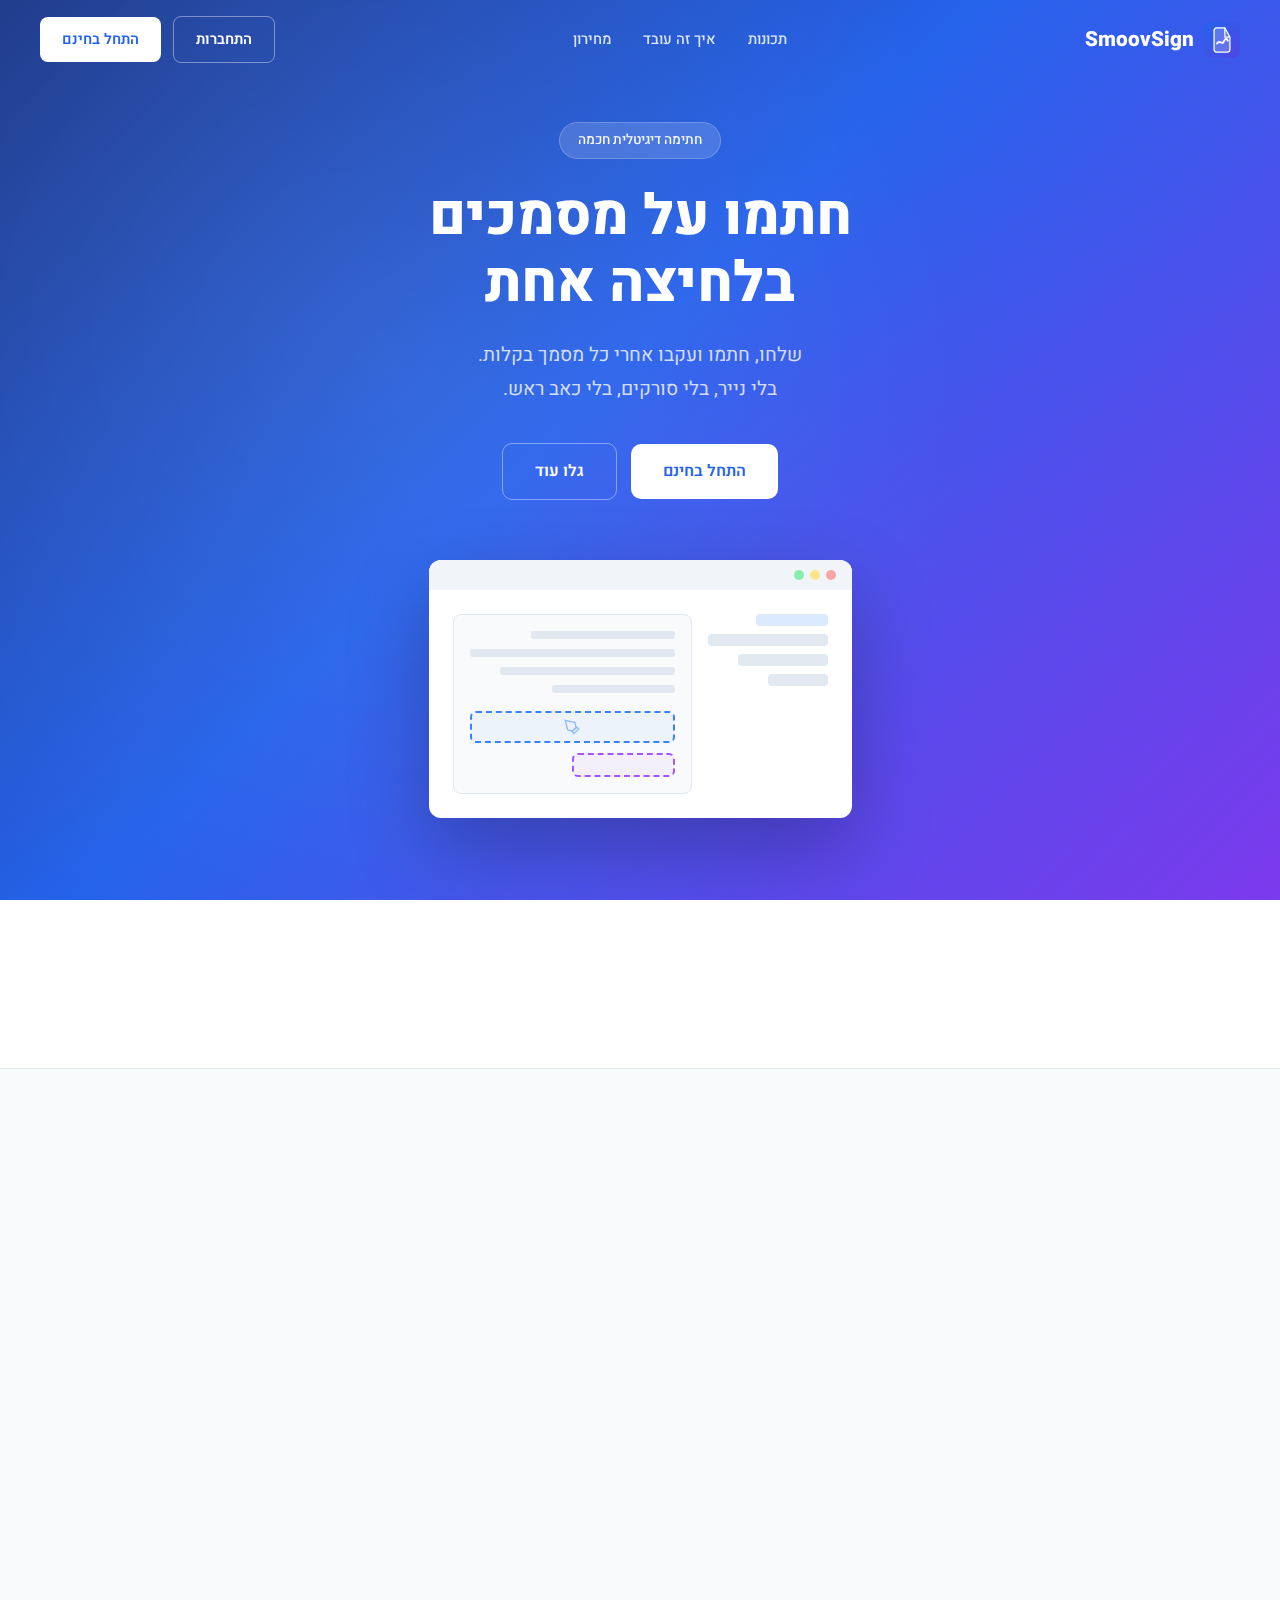
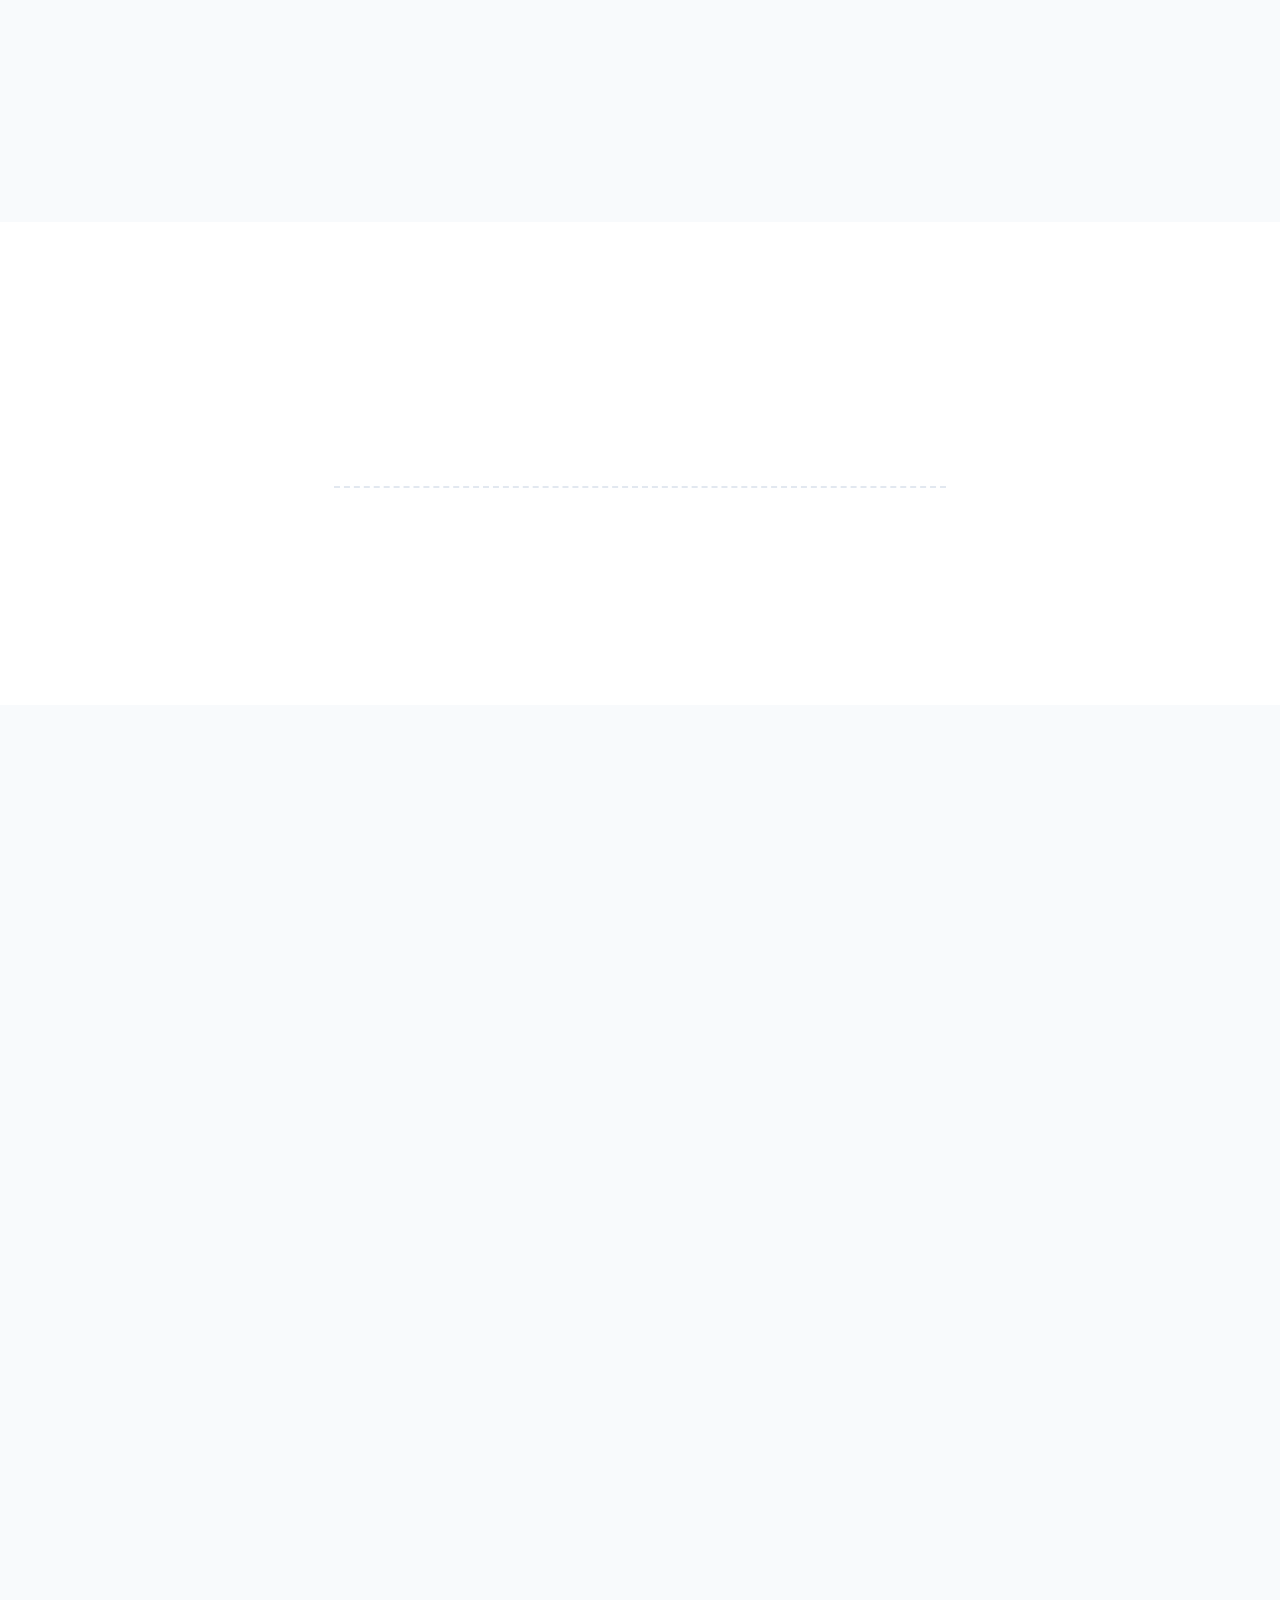
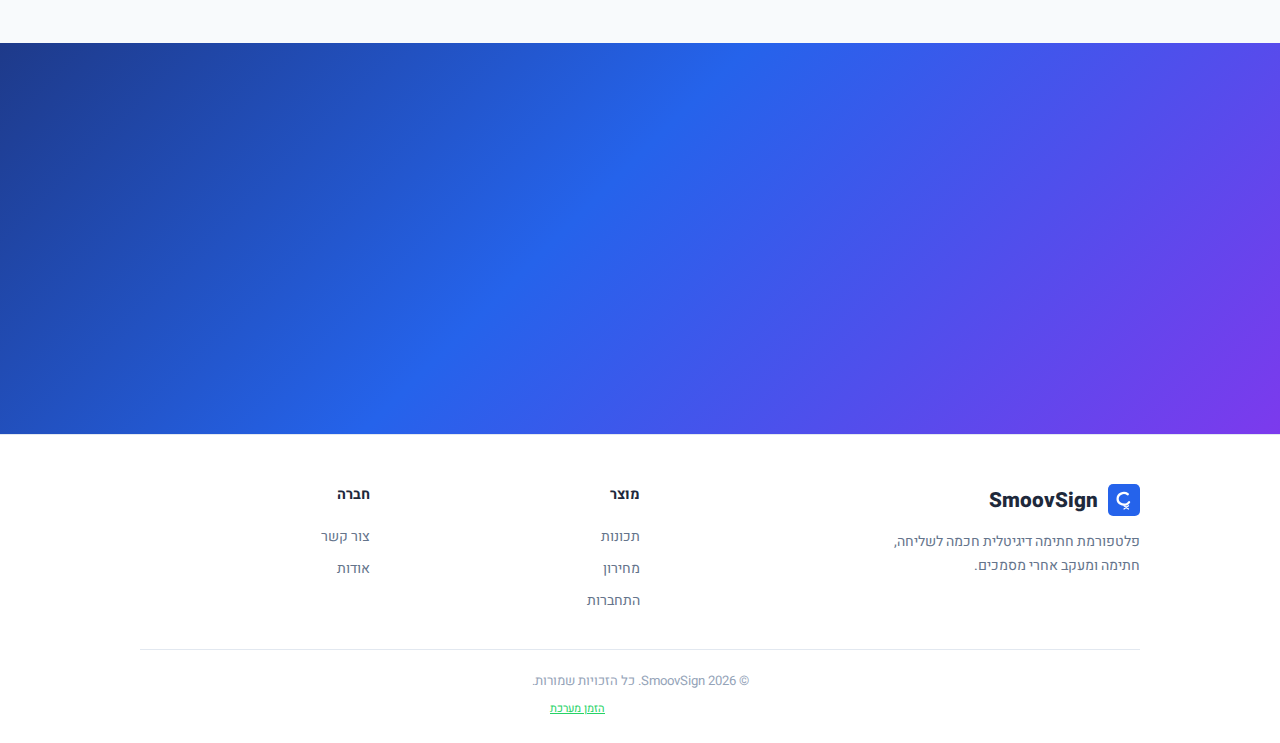
<file: index.html>
<!DOCTYPE html>
<html lang="he" dir="rtl">
<head>
    <meta charset="UTF-8">
    <meta name="viewport" content="width=device-width, initial-scale=1.0">
    <title>SmoovSign - חתימה דיגיטלית | חתמו על מסמכים אונליין</title>
    <meta name="description" content="SmoovSign - פלטפורמת חתימה דיגיטלית חכמה. שלחו, חתמו ועקבו אחרי מסמכים בקלות. ללא נייר, ללא סורקים. התחילו בחינם.">
    <meta name="keywords" content="חתימה דיגיטלית, חתימה אלקטרונית, SmoovSign, חתימה על מסמכים">
    <meta property="og:title" content="SmoovSign - חתימה דיגיטלית חכמה">
    <meta property="og:description" content="שלחו, חתמו ועקבו אחרי מסמכים בקלות. התחילו בחינם.">
    <meta property="og:type" content="website">
    <meta property="og:url" content="https://smoovsign.com">
    <meta name="theme-color" content="#2563eb">
    <link rel="icon" type="image/svg+xml" href="data:image/svg+xml,%3Csvg xmlns='http://www.w3.org/2000/svg' viewBox='0 0 100 100'%3E%3Cdefs%3E%3ClinearGradient id='g' x1='0' y1='0' x2='1' y2='1'%3E%3Cstop offset='0' stop-color='%232563eb'/%3E%3Cstop offset='1' stop-color='%234f46e5'/%3E%3C/linearGradient%3E%3C/defs%3E%3Crect width='100' height='100' rx='20' fill='url(%23g)'/%3E%3Cpath d='M58 16H36a8 8 0 00-8 8v52a8 8 0 008 8h28a8 8 0 008-8V42l-14-26z' fill='rgba(255,255,255,0.2)' stroke='white' stroke-width='3.5'/%3E%3Cpolyline points='58 16 58 42 72 42' fill='none' stroke='white' stroke-width='3.5'/%3E%3Cpath d='M36 60c8-12 14 4 18-4s8-14 12-4' stroke='white' stroke-width='5' stroke-linecap='round' fill='none'/%3E%3C/svg%3E">
    <link rel="preconnect" href="https://fonts.googleapis.com">
    <link rel="preconnect" href="https://fonts.gstatic.com" crossorigin>
    <link href="https://fonts.googleapis.com/css2?family=Heebo:wght@300;400;500;600;700;800&display=swap" rel="stylesheet">
    <style>
        *, *::before, *::after { box-sizing: border-box; margin: 0; padding: 0; }

        :root {
            --primary: #2563eb;
            --primary-dark: #1d4ed8;
            --primary-light: #dbeafe;
            --text: #1e293b;
            --text-light: #64748b;
            --text-muted: #94a3b8;
            --bg: #f8fafc;
            --card: #ffffff;
            --border: #e2e8f0;
            --success: #16a34a;
            --radius: 14px;
            --shadow: 0 1px 3px rgba(0,0,0,0.06), 0 1px 2px rgba(0,0,0,0.04);
            --shadow-md: 0 4px 12px rgba(0,0,0,0.08);
            --shadow-lg: 0 12px 40px rgba(0,0,0,0.12);
        }

        html { scroll-behavior: smooth; }

        body {
            font-family: 'Heebo', 'Segoe UI', system-ui, -apple-system, sans-serif;
            color: var(--text);
            background: var(--bg);
            line-height: 1.7;
            text-rendering: optimizeLegibility;
            -webkit-font-smoothing: antialiased;
        }

        /* ==================== NAV ==================== */
        .nav {
            position: fixed;
            top: 0;
            right: 0;
            left: 0;
            z-index: 1000;
            padding: 16px 40px;
            display: flex;
            align-items: center;
            justify-content: space-between;
            transition: all 0.3s ease;
        }
        .nav.scrolled {
            background: rgba(255,255,255,0.92);
            backdrop-filter: blur(12px);
            -webkit-backdrop-filter: blur(12px);
            box-shadow: 0 1px 12px rgba(0,0,0,0.06);
            padding: 10px 40px;
        }
        .nav-logo {
            display: flex;
            align-items: center;
            gap: 10px;
            text-decoration: none;
            color: white;
            font-weight: 800;
            font-size: 1.3rem;
        }
        .nav.scrolled .nav-logo { color: var(--text); }
        .nav.scrolled .nav-logo svg rect { fill: var(--primary); }
        .nav-links {
            display: flex;
            align-items: center;
            gap: 32px;
            list-style: none;
        }
        .nav-links a {
            text-decoration: none;
            color: rgba(255,255,255,0.85);
            font-size: 0.92rem;
            font-weight: 500;
            transition: color 0.2s;
        }
        .nav-links a:hover { color: white; }
        .nav.scrolled .nav-links a { color: var(--text-light); }
        .nav.scrolled .nav-links a:hover { color: var(--text); }
        .nav-actions {
            display: flex;
            align-items: center;
            gap: 12px;
        }
        .btn {
            display: inline-flex;
            align-items: center;
            justify-content: center;
            padding: 10px 22px;
            border-radius: 8px;
            font-size: 0.92rem;
            font-weight: 600;
            text-decoration: none;
            border: none;
            cursor: pointer;
            transition: all 0.2s ease;
        }
        .btn-white {
            background: white;
            color: var(--primary);
        }
        .btn-white:hover { background: #f0f4ff; transform: translateY(-1px); }
        .btn-outline-white {
            background: transparent;
            color: white;
            border: 1.5px solid rgba(255,255,255,0.4);
        }
        .btn-outline-white:hover { border-color: white; background: rgba(255,255,255,0.1); }
        .nav.scrolled .btn-white {
            background: var(--primary);
            color: white;
        }
        .nav.scrolled .btn-white:hover { background: var(--primary-dark); }
        .nav.scrolled .btn-outline-white {
            color: var(--primary);
            border-color: var(--border);
        }
        .nav.scrolled .btn-outline-white:hover { border-color: var(--primary); background: var(--primary-light); }
        .btn-primary {
            background: var(--primary);
            color: white;
        }
        .btn-primary:hover { background: var(--primary-dark); transform: translateY(-1px); box-shadow: 0 4px 16px rgba(37,99,235,0.3); }
        .btn-lg { padding: 14px 32px; font-size: 1rem; border-radius: 10px; }
        .btn-outline {
            background: transparent;
            color: var(--primary);
            border: 1.5px solid var(--border);
        }
        .btn-outline:hover { border-color: var(--primary); background: var(--primary-light); }

        .mobile-toggle {
            display: none;
            background: none;
            border: none;
            cursor: pointer;
            color: white;
            padding: 4px;
        }
        .nav.scrolled .mobile-toggle { color: var(--text); }

        /* ==================== HERO ==================== */
        .hero {
            min-height: 100vh;
            background: linear-gradient(135deg, #1e3a8a 0%, #2563eb 45%, #7c3aed 100%);
            display: flex;
            align-items: center;
            justify-content: center;
            padding: 120px 40px 80px;
            position: relative;
            overflow: hidden;
        }
        .hero::before {
            content: '';
            position: absolute;
            inset: 0;
            background: radial-gradient(circle at 30% 40%, rgba(255,255,255,0.08) 0%, transparent 60%),
                        radial-gradient(circle at 70% 80%, rgba(124,58,237,0.15) 0%, transparent 50%);
        }
        .hero-content {
            position: relative;
            max-width: 700px;
            text-align: center;
        }
        .hero-badge {
            display: inline-block;
            background: rgba(255,255,255,0.15);
            backdrop-filter: blur(8px);
            border: 1px solid rgba(255,255,255,0.2);
            color: white;
            padding: 6px 18px;
            border-radius: 50px;
            font-size: 0.85rem;
            font-weight: 500;
            margin-bottom: 24px;
        }
        .hero h1 {
            font-size: clamp(2.2rem, 5vw, 3.5rem);
            font-weight: 800;
            color: white;
            line-height: 1.2;
            margin-bottom: 20px;
        }
        .hero p {
            font-size: clamp(1rem, 2vw, 1.2rem);
            color: rgba(255,255,255,0.8);
            max-width: 540px;
            margin: 0 auto 36px;
            line-height: 1.8;
        }
        .hero-buttons {
            display: flex;
            align-items: center;
            justify-content: center;
            gap: 14px;
            flex-wrap: wrap;
        }
        .hero-mockup {
            position: relative;
            margin-top: 60px;
            max-width: 600px;
            margin-left: auto;
            margin-right: auto;
        }
        .mockup-frame {
            background: white;
            border-radius: 12px;
            box-shadow: 0 30px 80px rgba(0,0,0,0.25);
            overflow: hidden;
        }
        .mockup-bar {
            background: #f1f5f9;
            padding: 10px 16px;
            display: flex;
            align-items: center;
            gap: 6px;
        }
        .mockup-dot {
            width: 10px;
            height: 10px;
            border-radius: 50%;
            background: #e2e8f0;
        }
        .mockup-dot:first-child { background: #fca5a5; }
        .mockup-dot:nth-child(2) { background: #fde68a; }
        .mockup-dot:nth-child(3) { background: #86efac; }
        .mockup-body {
            padding: 24px;
            min-height: 200px;
            display: flex;
            gap: 16px;
        }
        .mockup-sidebar {
            width: 120px;
            flex-shrink: 0;
            display: flex;
            flex-direction: column;
            gap: 8px;
        }
        .mockup-sidebar-item {
            height: 12px;
            border-radius: 4px;
            background: #e2e8f0;
        }
        .mockup-sidebar-item:first-child { background: var(--primary-light); width: 80%; }
        .mockup-doc {
            flex: 1;
            background: #f8fafc;
            border-radius: 8px;
            border: 1px solid #e2e8f0;
            padding: 16px;
            display: flex;
            flex-direction: column;
            gap: 10px;
        }
        .mockup-line {
            height: 8px;
            border-radius: 3px;
            background: #e2e8f0;
        }
        .mockup-line:nth-child(1) { width: 70%; }
        .mockup-line:nth-child(2) { width: 100%; }
        .mockup-line:nth-child(3) { width: 85%; }
        .mockup-line:nth-child(4) { width: 60%; }
        .mockup-field {
            margin-top: 8px;
            height: 32px;
            border-radius: 6px;
            border: 2px dashed #3b82f6;
            background: rgba(59,130,246,0.06);
            display: flex;
            align-items: center;
            justify-content: center;
        }
        .mockup-field svg { opacity: 0.5; }
        .mockup-field-sm {
            height: 24px;
            width: 50%;
            border-radius: 6px;
            border: 2px dashed #a855f7;
            background: rgba(168,85,247,0.06);
        }

        /* ==================== STATS ==================== */
        .stats {
            background: white;
            border-bottom: 1px solid var(--border);
            padding: 40px;
        }
        .stats-grid {
            max-width: 900px;
            margin: 0 auto;
            display: grid;
            grid-template-columns: repeat(3, 1fr);
            gap: 32px;
            text-align: center;
        }
        .stat-num {
            font-size: 2.2rem;
            font-weight: 800;
            color: var(--primary);
        }
        .stat-label {
            font-size: 0.9rem;
            color: var(--text-light);
            margin-top: 4px;
        }

        /* ==================== SECTIONS (shared) ==================== */
        .section {
            padding: 80px 40px;
        }
        .section-alt { background: white; }
        .section-title {
            text-align: center;
            font-size: clamp(1.5rem, 3vw, 2.2rem);
            font-weight: 800;
            margin-bottom: 12px;
        }
        .section-sub {
            text-align: center;
            color: var(--text-light);
            font-size: 1.05rem;
            max-width: 500px;
            margin: 0 auto 48px;
        }

        /* ==================== FEATURES ==================== */
        .features-grid {
            max-width: 1100px;
            margin: 0 auto;
            display: grid;
            grid-template-columns: repeat(auto-fit, minmax(300px, 1fr));
            gap: 24px;
        }
        .feature-card {
            background: var(--card);
            border: 1px solid var(--border);
            border-radius: var(--radius);
            padding: 28px;
            transition: all 0.25s ease;
        }
        .feature-card:hover {
            transform: translateY(-4px);
            box-shadow: var(--shadow-md);
        }
        .feature-icon {
            width: 48px;
            height: 48px;
            border-radius: 12px;
            background: var(--primary-light);
            display: flex;
            align-items: center;
            justify-content: center;
            margin-bottom: 16px;
            color: var(--primary);
        }
        .feature-card h3 {
            font-size: 1.1rem;
            font-weight: 700;
            margin-bottom: 8px;
        }
        .feature-card p {
            font-size: 0.92rem;
            color: var(--text-light);
            line-height: 1.7;
        }

        /* ==================== HOW IT WORKS ==================== */
        .steps {
            max-width: 900px;
            margin: 0 auto;
            display: grid;
            grid-template-columns: repeat(3, 1fr);
            gap: 40px;
            position: relative;
        }
        .steps::before {
            content: '';
            position: absolute;
            top: 36px;
            right: 16%;
            left: 16%;
            height: 2px;
            border-top: 2px dashed var(--border);
        }
        .step {
            text-align: center;
            position: relative;
        }
        .step-num {
            width: 72px;
            height: 72px;
            border-radius: 50%;
            background: var(--primary);
            color: white;
            display: flex;
            align-items: center;
            justify-content: center;
            font-size: 1.5rem;
            font-weight: 800;
            margin: 0 auto 16px;
            position: relative;
            z-index: 1;
        }
        .step h3 {
            font-size: 1.1rem;
            font-weight: 700;
            margin-bottom: 8px;
        }
        .step p {
            font-size: 0.9rem;
            color: var(--text-light);
            max-width: 240px;
            margin: 0 auto;
        }

        /* ==================== PRICING ==================== */
        .pricing-toggle {
            display: flex;
            align-items: center;
            justify-content: center;
            gap: 12px;
            margin-bottom: 40px;
        }
        .pricing-toggle span {
            font-size: 0.92rem;
            color: var(--text-light);
            font-weight: 500;
        }
        .pricing-toggle span.active { color: var(--text); font-weight: 700; }
        .toggle-switch {
            width: 48px;
            height: 26px;
            background: var(--border);
            border-radius: 13px;
            position: relative;
            cursor: pointer;
            transition: background 0.3s;
        }
        .toggle-switch.on { background: var(--primary); }
        .toggle-switch::after {
            content: '';
            width: 20px;
            height: 20px;
            background: white;
            border-radius: 50%;
            position: absolute;
            top: 3px;
            right: 3px;
            transition: transform 0.3s;
            box-shadow: 0 1px 3px rgba(0,0,0,0.15);
        }
        .toggle-switch.on::after { transform: translateX(-22px); }
        .save-badge {
            background: #dcfce7;
            color: var(--success);
            padding: 2px 10px;
            border-radius: 50px;
            font-size: 0.75rem;
            font-weight: 700;
        }
        .pricing-grid {
            max-width: 1200px;
            margin: 0 auto;
            display: grid;
            grid-template-columns: repeat(4, 1fr);
            gap: 20px;
            align-items: start;
        }
        .price-card {
            background: var(--card);
            border: 1px solid var(--border);
            border-radius: var(--radius);
            padding: 32px 28px;
            text-align: center;
            position: relative;
            transition: all 0.25s ease;
        }
        .price-card:hover {
            transform: translateY(-4px);
            box-shadow: var(--shadow-md);
        }
        .price-card.featured {
            border: 2px solid var(--primary);
            box-shadow: var(--shadow-lg);
            z-index: 1;
            position: relative;
            overflow: visible;
        }
        .price-ribbon {
            position: absolute;
            top: 18px;
            left: -8px;
            background: linear-gradient(135deg, var(--primary), #7c3aed);
            color: white;
            padding: 6px 20px 6px 14px;
            font-size: 0.78rem;
            font-weight: 700;
            transform: rotate(4deg);
            box-shadow: 0 2px 8px rgba(37,99,235,0.3);
            border-radius: 0 4px 4px 0;
        }
        .price-badge {
            position: absolute;
            top: -13px;
            left: 50%;
            transform: translateX(-50%);
            background: var(--primary);
            color: white;
            padding: 4px 16px;
            border-radius: 50px;
            font-size: 0.78rem;
            font-weight: 700;
        }
        .price-name {
            font-size: 1.2rem;
            font-weight: 700;
            margin-bottom: 4px;
        }
        .price-target {
            font-size: 0.85rem;
            color: var(--text-muted);
            margin-bottom: 20px;
        }
        .price-amount {
            font-size: 2.8rem;
            font-weight: 800;
            color: var(--text);
            line-height: 1;
        }
        .price-amount span {
            font-size: 1rem;
            font-weight: 500;
            color: var(--text-muted);
        }
        .price-period {
            font-size: 0.85rem;
            color: var(--text-muted);
            margin-bottom: 24px;
        }
        .price-features {
            list-style: none;
            text-align: right;
            margin-bottom: 28px;
        }
        .price-features li {
            padding: 8px 0;
            font-size: 0.9rem;
            color: var(--text-light);
            display: flex;
            align-items: center;
            gap: 8px;
            border-bottom: 1px solid #f1f5f9;
        }
        .price-features li:last-child { border: none; }
        .price-features .check {
            width: 18px;
            height: 18px;
            border-radius: 50%;
            background: #dcfce7;
            color: var(--success);
            display: flex;
            align-items: center;
            justify-content: center;
            flex-shrink: 0;
        }
        .price-features .dash {
            width: 18px;
            height: 18px;
            border-radius: 50%;
            background: #f1f5f9;
            color: var(--text-muted);
            display: flex;
            align-items: center;
            justify-content: center;
            flex-shrink: 0;
        }
        .price-btn {
            width: 100%;
        }

        /* ==================== FINAL CTA ==================== */
        .cta-section {
            background: linear-gradient(135deg, #1e3a8a 0%, #2563eb 45%, #7c3aed 100%);
            padding: 80px 40px;
            text-align: center;
        }
        .cta-section h2 {
            font-size: clamp(1.5rem, 3vw, 2.2rem);
            font-weight: 800;
            color: white;
            margin-bottom: 12px;
        }
        .cta-section p {
            color: rgba(255,255,255,0.8);
            font-size: 1.05rem;
            margin-bottom: 32px;
        }

        /* ==================== FOOTER ==================== */
        .footer {
            background: white;
            border-top: 1px solid var(--border);
            padding: 48px 40px 24px;
        }
        .footer-grid {
            max-width: 1000px;
            margin: 0 auto;
            display: grid;
            grid-template-columns: 2fr 1fr 1fr;
            gap: 40px;
            margin-bottom: 32px;
        }
        .footer-brand p {
            font-size: 0.88rem;
            color: var(--text-light);
            margin-top: 12px;
            max-width: 280px;
        }
        .footer-col h4 {
            font-size: 0.9rem;
            font-weight: 700;
            margin-bottom: 14px;
        }
        .footer-col a {
            display: block;
            color: var(--text-light);
            text-decoration: none;
            font-size: 0.88rem;
            padding: 4px 0;
            transition: color 0.2s;
        }
        .footer-col a:hover { color: var(--primary); }
        .footer-bottom {
            max-width: 1000px;
            margin: 0 auto;
            padding-top: 20px;
            border-top: 1px solid var(--border);
            text-align: center;
            font-size: 0.82rem;
            color: var(--text-muted);
        }

        /* ==================== ANIMATIONS ==================== */
        .reveal {
            opacity: 0;
            transform: translateY(30px);
            transition: all 0.6s cubic-bezier(0.16, 1, 0.3, 1);
        }
        .reveal.visible {
            opacity: 1;
            transform: translateY(0);
        }

        /* ==================== MOBILE MENU ==================== */
        .mobile-menu {
            display: none;
            position: fixed;
            top: 0;
            right: 0;
            left: 0;
            bottom: 0;
            z-index: 999;
            background: rgba(0,0,0,0.5);
            opacity: 0;
            transition: opacity 0.3s;
            pointer-events: none;
        }
        .mobile-menu.open {
            opacity: 1;
            pointer-events: all;
        }
        .mobile-menu-content {
            background: white;
            width: 280px;
            height: 100%;
            padding: 24px;
            display: flex;
            flex-direction: column;
            gap: 8px;
            transform: translateX(100%);
            transition: transform 0.3s ease;
        }
        .mobile-menu.open .mobile-menu-content {
            transform: translateX(0);
        }
        .mobile-menu-close {
            background: none;
            border: none;
            font-size: 1.5rem;
            cursor: pointer;
            color: var(--text);
            align-self: flex-start;
            padding: 4px;
            margin-bottom: 16px;
        }
        .mobile-menu a {
            display: block;
            text-decoration: none;
            color: var(--text);
            font-size: 1rem;
            font-weight: 500;
            padding: 12px 0;
            border-bottom: 1px solid var(--border);
        }
        .mobile-menu .btn {
            margin-top: 12px;
            text-align: center;
        }

        /* ==================== RESPONSIVE ==================== */
        @media (max-width: 1024px) {
            .hero-mockup { max-width: 480px; }
            .mockup-sidebar { display: none; }
            .pricing-grid { grid-template-columns: repeat(2, 1fr); max-width: 700px; }
        }

        @media (max-width: 768px) {
            .nav { padding: 12px 20px; }
            .nav.scrolled { padding: 10px 20px; }
            .nav-links { display: none; }
            .mobile-toggle { display: block; }
            .mobile-menu { display: block; }

            .hero { padding: 100px 20px 60px; min-height: auto; }
            .hero h1 { font-size: 2rem; }

            .section { padding: 56px 20px; }

            .stats { padding: 28px 20px; }
            .stats-grid { grid-template-columns: repeat(3, 1fr); gap: 16px; }
            .stat-num { font-size: 1.5rem; }

            .features-grid { grid-template-columns: 1fr; max-width: 440px; }

            .steps { grid-template-columns: 1fr; gap: 32px; }
            .steps::before { display: none; }

            .pricing-grid {
                grid-template-columns: 1fr 1fr;
                max-width: 500px;
                margin: 0 auto;
            }
            .price-card.featured .price-ribbon { display: none; }

            .footer-grid { grid-template-columns: 1fr; gap: 24px; }
        }

        @media (max-width: 520px) {
            .pricing-grid { grid-template-columns: 1fr; max-width: 340px; }
        }

        @media (max-width: 400px) {
            .hero h1 { font-size: 1.7rem; }
            .hero-buttons { flex-direction: column; width: 100%; }
            .hero-buttons .btn { width: 100%; }
            .stat-num { font-size: 1.3rem; }
        }
    </style>
</head>
<body>

    <!-- ==================== NAV ==================== -->
    <nav class="nav" id="mainNav">
        <a href="#" class="nav-logo">
            <svg width="36" height="36" viewBox="0 0 100 100">
                <defs><linearGradient id="navLg" x1="0" y1="0" x2="1" y2="1"><stop offset="0" stop-color="#2563eb"/><stop offset="1" stop-color="#4f46e5"/></linearGradient></defs>
                <rect width="100" height="100" rx="20" fill="url(#navLg)"/>
                <path d="M58 16H36a8 8 0 00-8 8v52a8 8 0 008 8h28a8 8 0 008-8V42l-14-26z" fill="rgba(255,255,255,0.2)" stroke="white" stroke-width="3.5"/>
                <polyline points="58 16 58 42 72 42" fill="none" stroke="white" stroke-width="3.5"/>
                <path d="M36 60c8-12 14 4 18-4s8-14 12-4" stroke="white" stroke-width="5" stroke-linecap="round" fill="none"/>
            </svg>
            SmoovSign
        </a>
        <ul class="nav-links">
            <li><a href="#features">תכונות</a></li>
            <li><a href="#how">איך זה עובד</a></li>
            <li><a href="#pricing">מחירון</a></li>
        </ul>
        <div class="nav-actions">
            <a href="app.html" class="btn btn-outline-white hide-mobile">התחברות</a>
            <a href="app.html" class="btn btn-white hide-mobile">התחל בחינם</a>
            <button class="mobile-toggle" id="menuToggle" onclick="openMobileMenu()">
                <svg width="24" height="24" viewBox="0 0 24 24" fill="none" stroke="currentColor" stroke-width="2"><line x1="3" y1="6" x2="21" y2="6"/><line x1="3" y1="12" x2="21" y2="12"/><line x1="3" y1="18" x2="21" y2="18"/></svg>
            </button>
        </div>
    </nav>

    <!-- Mobile Menu -->
    <div class="mobile-menu" id="mobileMenu" onclick="closeMobileMenu()">
        <div class="mobile-menu-content" onclick="event.stopPropagation()">
            <button class="mobile-menu-close" onclick="closeMobileMenu()">&times;</button>
            <a href="#features" onclick="closeMobileMenu()">תכונות</a>
            <a href="#how" onclick="closeMobileMenu()">איך זה עובד</a>
            <a href="#pricing" onclick="closeMobileMenu()">מחירון</a>
            <a href="app.html" class="btn btn-outline" style="margin-top:16px;">התחברות</a>
            <a href="app.html" class="btn btn-primary">התחל בחינם</a>
        </div>
    </div>

    <!-- ==================== HERO ==================== -->
    <section class="hero">
        <div class="hero-content">
            <span class="hero-badge">חתימה דיגיטלית חכמה</span>
            <h1>חתמו על מסמכים<br>בלחיצה אחת</h1>
            <p>שלחו, חתמו ועקבו אחרי כל מסמך בקלות.<br>בלי נייר, בלי סורקים, בלי כאב ראש.</p>
            <div class="hero-buttons">
                <a href="app.html" class="btn btn-white btn-lg">התחל בחינם</a>
                <a href="#features" class="btn btn-outline-white btn-lg">גלו עוד</a>
            </div>
            <div class="hero-mockup reveal">
                <div class="mockup-frame">
                    <div class="mockup-bar">
                        <div class="mockup-dot"></div>
                        <div class="mockup-dot"></div>
                        <div class="mockup-dot"></div>
                    </div>
                    <div class="mockup-body">
                        <div class="mockup-sidebar">
                            <div class="mockup-sidebar-item" style="width:60%"></div>
                            <div class="mockup-sidebar-item"></div>
                            <div class="mockup-sidebar-item" style="width:75%"></div>
                            <div class="mockup-sidebar-item" style="width:50%"></div>
                        </div>
                        <div class="mockup-doc">
                            <div class="mockup-line"></div>
                            <div class="mockup-line"></div>
                            <div class="mockup-line"></div>
                            <div class="mockup-line"></div>
                            <div class="mockup-field">
                                <svg width="16" height="16" viewBox="0 0 24 24" fill="none" stroke="#3b82f6" stroke-width="2"><path d="M12 19l7-7 3 3-7 7-3-3z"/><path d="M18 13l-1.5-7.5L2 2l3.5 14.5L13 18l5-5z"/></svg>
                            </div>
                            <div class="mockup-field-sm"></div>
                        </div>
                    </div>
                </div>
            </div>
        </div>
    </section>

    <!-- ==================== STATS ==================== -->
    <section class="stats">
        <div class="stats-grid">
            <div class="reveal">
                <div class="stat-num">1,000+</div>
                <div class="stat-label">מסמכים נחתמו</div>
            </div>
            <div class="reveal">
                <div class="stat-num">500+</div>
                <div class="stat-label">משתמשים פעילים</div>
            </div>
            <div class="reveal">
                <div class="stat-num">99.9%</div>
                <div class="stat-label">זמינות שירות</div>
            </div>
        </div>
    </section>

    <!-- ==================== FEATURES ==================== -->
    <section class="section" id="features">
        <h2 class="section-title reveal">למה SmoovSign?</h2>
        <p class="section-sub reveal">כל מה שצריך לחתימה דיגיטלית מקצועית - במקום אחד</p>
        <div class="features-grid">
            <div class="feature-card reveal">
                <div class="feature-icon">
                    <svg width="24" height="24" viewBox="0 0 24 24" fill="none" stroke="currentColor" stroke-width="2"><path d="M14 2H6a2 2 0 00-2 2v16a2 2 0 002 2h12a2 2 0 002-2V8z"/><polyline points="14 2 14 8 20 8"/></svg>
                </div>
                <h3>ניהול מסמכים</h3>
                <p>העלו PDF או תמונות, ארגנו בלוח בקרה נוח ועקבו אחרי סטטוס כל מסמך בזמן אמת.</p>
            </div>
            <div class="feature-card reveal">
                <div class="feature-icon">
                    <svg width="24" height="24" viewBox="0 0 24 24" fill="none" stroke="currentColor" stroke-width="2"><rect x="3" y="3" width="18" height="18" rx="2"/><path d="M3 9h18M9 21V9"/></svg>
                </div>
                <h3>מערכת תבניות</h3>
                <p>צרו תבניות מוכנות מראש עם שדות חתימה, תאריך ופרטים אישיים - חסכו זמן בכל שליחה.</p>
            </div>
            <div class="feature-card reveal">
                <div class="feature-icon">
                    <svg width="24" height="24" viewBox="0 0 24 24" fill="none" stroke="currentColor" stroke-width="2"><path d="M12 19l7-7 3 3-7 7-3-3z"/><path d="M18 13l-1.5-7.5L2 2l3.5 14.5L13 18l5-5z"/></svg>
                </div>
                <h3>עורך שדות חכם</h3>
                <p>גררו ושחררו שדות חתימה על המסמך, הגדירו שדות לכל נמען בצבע שונה.</p>
            </div>
            <div class="feature-card reveal">
                <div class="feature-icon">
                    <svg width="24" height="24" viewBox="0 0 24 24" fill="none" stroke="currentColor" stroke-width="2"><path d="M17 21v-2a4 4 0 00-4-4H5a4 4 0 00-4 4v2"/><circle cx="9" cy="7" r="4"/><path d="M23 21v-2a4 4 0 00-3-3.87"/><path d="M16 3.13a4 4 0 010 7.75"/></svg>
                </div>
                <h3>ריבוי חותמים</h3>
                <p>שלחו מסמך לחתימת מספר אנשים, כל אחד חותם בתורו עם קישור ייחודי.</p>
            </div>
            <div class="feature-card reveal">
                <div class="feature-icon">
                    <svg width="24" height="24" viewBox="0 0 24 24" fill="none" stroke="currentColor" stroke-width="2"><path d="M18 10h-4V3a1 1 0 00-1-1h-2a1 1 0 00-1 1v7H6l6 8 6-8z"/><path d="M5 20h14"/></svg>
                </div>
                <h3>סנכרון ענן</h3>
                <p>כל המסמכים מסונכרנים באופן מיידי - חתימות זמינות מכל מכשיר, בכל מקום.</p>
            </div>
            <div class="feature-card reveal">
                <div class="feature-icon">
                    <svg width="24" height="24" viewBox="0 0 24 24" fill="none" stroke="currentColor" stroke-width="2"><path d="M18 8A6 6 0 006 8c0 7-3 9-3 9h18s-3-2-3-9"/><path d="M13.73 21a2 2 0 01-3.46 0"/></svg>
                </div>
                <h3>התראות חכמות</h3>
                <p>הודעות אוטומטיות במייל ובוואטסאפ - תמיד תדעו מתי מישהו חתם.</p>
            </div>
        </div>
    </section>

    <!-- ==================== HOW IT WORKS ==================== -->
    <section class="section section-alt" id="how">
        <h2 class="section-title reveal">איך זה עובד?</h2>
        <p class="section-sub reveal">שלושה שלבים פשוטים וסיימתם</p>
        <div class="steps">
            <div class="step reveal">
                <div class="step-num">1</div>
                <h3>העלו מסמך</h3>
                <p>העלו PDF או תמונה, או בחרו תבנית מוכנה מראש.</p>
            </div>
            <div class="step reveal">
                <div class="step-num">2</div>
                <h3>הוסיפו שדות ונמענים</h3>
                <p>סמנו היכן לחתום, הוסיפו נמענים ושלחו קישור.</p>
            </div>
            <div class="step reveal">
                <div class="step-num">3</div>
                <h3>חתימה ואישור</h3>
                <p>החותמים מקבלים קישור, חותמים בנייד או במחשב ומקבלים אישור.</p>
            </div>
        </div>
    </section>

    <!-- ==================== PRICING ==================== -->
    <section class="section" id="pricing">
        <h2 class="section-title reveal">מחירון</h2>
        <p class="section-sub reveal">בחרו את המסלול המתאים לכם</p>
        <div class="pricing-toggle reveal">
            <span class="active" id="toggleMonthly">חודשי</span>
            <div class="toggle-switch" id="billingToggle" onclick="toggleBilling()"></div>
            <span id="toggleYearly">שנתי</span>
            <span class="save-badge">חסכו 20%</span>
        </div>
        <div class="pricing-grid">
            <!-- FREE -->
            <div class="price-card reveal">
                <div class="price-name">Free</div>
                <div class="price-target">לשימוש אישי</div>
                <div class="price-amount"><span>&#8362;</span>0</div>
                <div class="price-period">לתמיד, ללא עלות</div>
                <ul class="price-features">
                    <li><span class="check"><svg width="12" height="12" viewBox="0 0 24 24" fill="none" stroke="currentColor" stroke-width="3"><polyline points="20 6 9 17 4 12"/></svg></span>10 שליחות בחודש</li>
                    <li><span class="check"><svg width="12" height="12" viewBox="0 0 24 24" fill="none" stroke="currentColor" stroke-width="3"><polyline points="20 6 9 17 4 12"/></svg></span>2 נמענים למסמך</li>
                    <li><span class="check"><svg width="12" height="12" viewBox="0 0 24 24" fill="none" stroke="currentColor" stroke-width="3"><polyline points="20 6 9 17 4 12"/></svg></span>תבנית אחת</li>
                    <li><span class="check"><svg width="12" height="12" viewBox="0 0 24 24" fill="none" stroke="currentColor" stroke-width="3"><polyline points="20 6 9 17 4 12"/></svg></span>חתימה ידנית</li>
                    <li><span class="check"><svg width="12" height="12" viewBox="0 0 24 24" fill="none" stroke="currentColor" stroke-width="3"><polyline points="20 6 9 17 4 12"/></svg></span>קוד אימות למסמך</li>
                    <li><span class="dash">&ndash;</span><span style="color:var(--text-muted)">התראות מייל</span></li>
                </ul>
                <a href="app.html" class="btn btn-outline price-btn">התחל בחינם</a>
            </div>

            <!-- BASIC -->
            <div class="price-card featured reveal">
                <div class="price-ribbon">חבילה מומלצת</div>
                <div class="price-name">Basic</div>
                <div class="price-target">ליחידים ועסקים קטנים</div>
                <div class="price-amount" data-monthly="29" data-yearly="279"><span>&#8362;</span><span class="price-val">29</span></div>
                <div class="price-period"><span class="period-text">לחודש</span></div>
                <ul class="price-features">
                    <li><span class="check"><svg width="12" height="12" viewBox="0 0 24 24" fill="none" stroke="currentColor" stroke-width="3"><polyline points="20 6 9 17 4 12"/></svg></span>כל היכולות מתוכנית Free</li>
                    <li><span class="check"><svg width="12" height="12" viewBox="0 0 24 24" fill="none" stroke="currentColor" stroke-width="3"><polyline points="20 6 9 17 4 12"/></svg></span>30 שליחות בחודש</li>
                    <li><span class="check"><svg width="12" height="12" viewBox="0 0 24 24" fill="none" stroke="currentColor" stroke-width="3"><polyline points="20 6 9 17 4 12"/></svg></span>5 תבניות</li>
                    <li><span class="check"><svg width="12" height="12" viewBox="0 0 24 24" fill="none" stroke="currentColor" stroke-width="3"><polyline points="20 6 9 17 4 12"/></svg></span>סנכרון ענן</li>
                    <li><span class="check"><svg width="12" height="12" viewBox="0 0 24 24" fill="none" stroke="currentColor" stroke-width="3"><polyline points="20 6 9 17 4 12"/></svg></span>התראות מייל</li>
                    <li><span class="check"><svg width="12" height="12" viewBox="0 0 24 24" fill="none" stroke="currentColor" stroke-width="3"><polyline points="20 6 9 17 4 12"/></svg></span>קישור מילוי פומבי</li>
                </ul>
                <a href="app.html" class="btn btn-primary price-btn">התחל תקופת ניסיון</a>
            </div>

            <!-- PRO -->
            <div class="price-card reveal">
                <div class="price-name">Pro</div>
                <div class="price-target">לעסקים בינוניים</div>
                <div class="price-amount" data-monthly="59" data-yearly="569"><span>&#8362;</span><span class="price-val">59</span></div>
                <div class="price-period"><span class="period-text">לחודש</span></div>
                <ul class="price-features">
                    <li><span class="check"><svg width="12" height="12" viewBox="0 0 24 24" fill="none" stroke="currentColor" stroke-width="3"><polyline points="20 6 9 17 4 12"/></svg></span>כל היכולות מתוכנית Basic</li>
                    <li><span class="check"><svg width="12" height="12" viewBox="0 0 24 24" fill="none" stroke="currentColor" stroke-width="3"><polyline points="20 6 9 17 4 12"/></svg></span>100 שליחות בחודש</li>
                    <li><span class="check"><svg width="12" height="12" viewBox="0 0 24 24" fill="none" stroke="currentColor" stroke-width="3"><polyline points="20 6 9 17 4 12"/></svg></span>15 תבניות</li>
                    <li><span class="check"><svg width="12" height="12" viewBox="0 0 24 24" fill="none" stroke="currentColor" stroke-width="3"><polyline points="20 6 9 17 4 12"/></svg></span>סבב חתימות (סדר חותמים)</li>
                    <li><span class="check"><svg width="12" height="12" viewBox="0 0 24 24" fill="none" stroke="currentColor" stroke-width="3"><polyline points="20 6 9 17 4 12"/></svg></span>מעטפות מסמכים</li>
                    <li><span class="check"><svg width="12" height="12" viewBox="0 0 24 24" fill="none" stroke="currentColor" stroke-width="3"><polyline points="20 6 9 17 4 12"/></svg></span>התראות מייל + וואטסאפ</li>
                </ul>
                <a href="app.html" class="btn btn-outline price-btn">התחל תקופת ניסיון</a>
            </div>

            <!-- BUSINESS -->
            <div class="price-card reveal">
                <div class="price-name">Business</div>
                <div class="price-target">לחברות וצוותים</div>
                <div class="price-amount" data-monthly="129" data-yearly="1249"><span>&#8362;</span><span class="price-val">129</span></div>
                <div class="price-period"><span class="period-text">לחודש</span></div>
                <ul class="price-features">
                    <li><span class="check"><svg width="12" height="12" viewBox="0 0 24 24" fill="none" stroke="currentColor" stroke-width="3"><polyline points="20 6 9 17 4 12"/></svg></span>כל היכולות מתוכנית Pro</li>
                    <li><span class="check"><svg width="12" height="12" viewBox="0 0 24 24" fill="none" stroke="currentColor" stroke-width="3"><polyline points="20 6 9 17 4 12"/></svg></span>300 שליחות בחודש</li>
                    <li><span class="check"><svg width="12" height="12" viewBox="0 0 24 24" fill="none" stroke="currentColor" stroke-width="3"><polyline points="20 6 9 17 4 12"/></svg></span>תבניות ללא הגבלה</li>
                    <li><span class="check"><svg width="12" height="12" viewBox="0 0 24 24" fill="none" stroke="currentColor" stroke-width="3"><polyline points="20 6 9 17 4 12"/></svg></span>ניהול עובדים והרשאות</li>
                    <li><span class="check"><svg width="12" height="12" viewBox="0 0 24 24" fill="none" stroke="currentColor" stroke-width="3"><polyline points="20 6 9 17 4 12"/></svg></span>יומן פעילות מפורט</li>
                    <li><span class="check"><svg width="12" height="12" viewBox="0 0 24 24" fill="none" stroke="currentColor" stroke-width="3"><polyline points="20 6 9 17 4 12"/></svg></span>גישת API</li>
                </ul>
                <a href="https://api.whatsapp.com/send?phone=972542012000&text=%D7%A9%D7%9C%D7%95%D7%9D%20%D7%90%D7%9C%D7%97%D7%99%20%D7%90%D7%A9%D7%9E%D7%97%20%D7%9C%D7%A9%D7%9E%D7%95%D7%A2%20%D7%A4%D7%A8%D7%98%D7%99%D7%9D%20%D7%A2%D7%9C%20%D7%91%D7%A0%D7%99%D7%99%D7%AA%20%D7%9E%D7%A2%D7%A8%D7%9B%D7%AA%20%D7%9C%D7%97%D7%98%D7%99%D7%9E%D7%94%20%D7%93%D7%99%D7%92%D7%99%D7%98%D7%9C%D7%99%D7%AA" target="_blank" class="btn btn-outline price-btn">צור קשר</a>
            </div>
        </div>
    </section>

    <!-- ==================== FINAL CTA ==================== -->
    <section class="cta-section">
        <h2 class="reveal">מוכנים להתחיל?</h2>
        <p class="reveal">הצטרפו לאלפי משתמשים שכבר חותמים בקלות</p>
        <a href="app.html" class="btn btn-white btn-lg reveal">התחל בחינם</a>
        <div class="reveal" style="margin-top:16px;">
            <a href="https://api.whatsapp.com/send?phone=972542012000&text=%D7%A9%D7%9C%D7%95%D7%9D%20%D7%90%D7%9C%D7%97%D7%99%20%D7%90%D7%A9%D7%9E%D7%97%20%D7%9C%D7%A9%D7%9E%D7%95%D7%A2%20%D7%A4%D7%A8%D7%98%D7%99%D7%9D%20%D7%A2%D7%9C%20%D7%91%D7%A0%D7%99%D7%99%D7%AA%20%D7%9E%D7%A2%D7%A8%D7%9B%D7%AA%20%D7%9C%D7%97%D7%98%D7%99%D7%9E%D7%94%20%D7%93%D7%99%D7%92%D7%99%D7%98%D7%9C%D7%99%D7%AA" target="_blank" style="color:rgba(255,255,255,0.8);font-size:0.9em;text-decoration:underline;">רוצה מערכת משלך? דבר איתנו בוואטסאפ</a>
        </div>
    </section>

    <!-- ==================== FOOTER ==================== -->
    <footer class="footer">
        <div class="footer-grid">
            <div class="footer-brand">
                <a href="#" class="nav-logo" style="color:var(--text);">
                    <svg width="32" height="32" viewBox="0 0 100 100">
                        <rect width="100" height="100" rx="16" fill="#2563eb"/>
                        <path d="M62 32c-6-4-14-5-21-2s-11 10-11 17c0 6 3 11 8 14s14 5 21 2c3-1 5-3 7-6" stroke="white" stroke-width="7" stroke-linecap="round" fill="none"/>
                        <path d="M50 68l14 10M64 68l-14 10" stroke="white" stroke-width="4" stroke-linecap="round"/>
                    </svg>
                    SmoovSign
                </a>
                <p>פלטפורמת חתימה דיגיטלית חכמה לשליחה, חתימה ומעקב אחרי מסמכים.</p>
            </div>
            <div class="footer-col">
                <h4>מוצר</h4>
                <a href="#features">תכונות</a>
                <a href="#pricing">מחירון</a>
                <a href="app.html">התחברות</a>
            </div>
            <div class="footer-col">
                <h4>חברה</h4>
                <a href="https://api.whatsapp.com/send?phone=972542012000&text=%D7%A9%D7%9C%D7%95%D7%9D%20%D7%90%D7%9C%D7%97%D7%99%20%D7%90%D7%A9%D7%9E%D7%97%20%D7%9C%D7%A9%D7%9E%D7%95%D7%A2%20%D7%A4%D7%A8%D7%98%D7%99%D7%9D%20%D7%A2%D7%9C%20%D7%91%D7%A0%D7%99%D7%99%D7%AA%20%D7%9E%D7%A2%D7%A8%D7%9B%D7%AA%20%D7%9C%D7%97%D7%98%D7%99%D7%9E%D7%94%20%D7%93%D7%99%D7%92%D7%99%D7%98%D7%9C%D7%99%D7%AA" target="_blank">צור קשר</a>
                <a href="#features">אודות</a>
            </div>
        </div>
        <div class="footer-bottom">
            &copy; 2026 SmoovSign. כל הזכויות שמורות.
            <div style="margin-top:8px;font-size:0.85em;color:rgba(255,255,255,0.5);">
                פותח ע"י <a href="https://www.daghazahav.com" target="_blank" style="color:rgba(255,255,255,0.7);text-decoration:underline;">DAGHAZAHAV</a>
                · <a href="https://api.whatsapp.com/send?phone=972542012000&text=%D7%A9%D7%9C%D7%95%D7%9D%20%D7%90%D7%9C%D7%97%D7%99%20%D7%90%D7%A9%D7%9E%D7%97%20%D7%9C%D7%A9%D7%9E%D7%95%D7%A2%20%D7%A4%D7%A8%D7%98%D7%99%D7%9D%20%D7%A2%D7%9C%20%D7%91%D7%A0%D7%99%D7%99%D7%AA%20%D7%9E%D7%A2%D7%A8%D7%9B%D7%AA%20%D7%9C%D7%97%D7%98%D7%99%D7%9E%D7%94%20%D7%93%D7%99%D7%92%D7%99%D7%98%D7%9C%D7%99%D7%AA" target="_blank" style="color:#25D366;text-decoration:underline;">הזמן מערכת</a>
            </div>
        </div>
    </footer>

    <script>
        // Redirect existing signing links to app
        if (location.hash.startsWith('#sign/')) {
            location.href = 'app.html' + location.hash;
        }

        // Navbar scroll effect
        const nav = document.getElementById('mainNav');
        window.addEventListener('scroll', () => {
            nav.classList.toggle('scrolled', window.scrollY > 50);
        });

        // Mobile menu
        function openMobileMenu() {
            document.getElementById('mobileMenu').classList.add('open');
        }
        function closeMobileMenu() {
            document.getElementById('mobileMenu').classList.remove('open');
        }

        // Billing toggle (monthly/yearly)
        let isYearly = false;
        function toggleBilling() {
            isYearly = !isYearly;
            document.getElementById('billingToggle').classList.toggle('on', isYearly);
            document.getElementById('toggleMonthly').classList.toggle('active', !isYearly);
            document.getElementById('toggleYearly').classList.toggle('active', isYearly);
            document.querySelectorAll('.price-amount[data-monthly]').forEach(el => {
                const val = el.querySelector('.price-val');
                val.textContent = isYearly ? el.dataset.yearly : el.dataset.monthly;
            });
            document.querySelectorAll('.period-text').forEach(el => {
                el.textContent = isYearly ? 'לשנה' : 'לחודש';
            });
        }

        // Scroll reveal
        const observer = new IntersectionObserver((entries) => {
            entries.forEach(entry => {
                if (entry.isIntersecting) {
                    entry.target.classList.add('visible');
                }
            });
        }, { threshold: 0.1 });

        document.querySelectorAll('.reveal').forEach(el => observer.observe(el));
    </script>
</body>
</html>
</file>
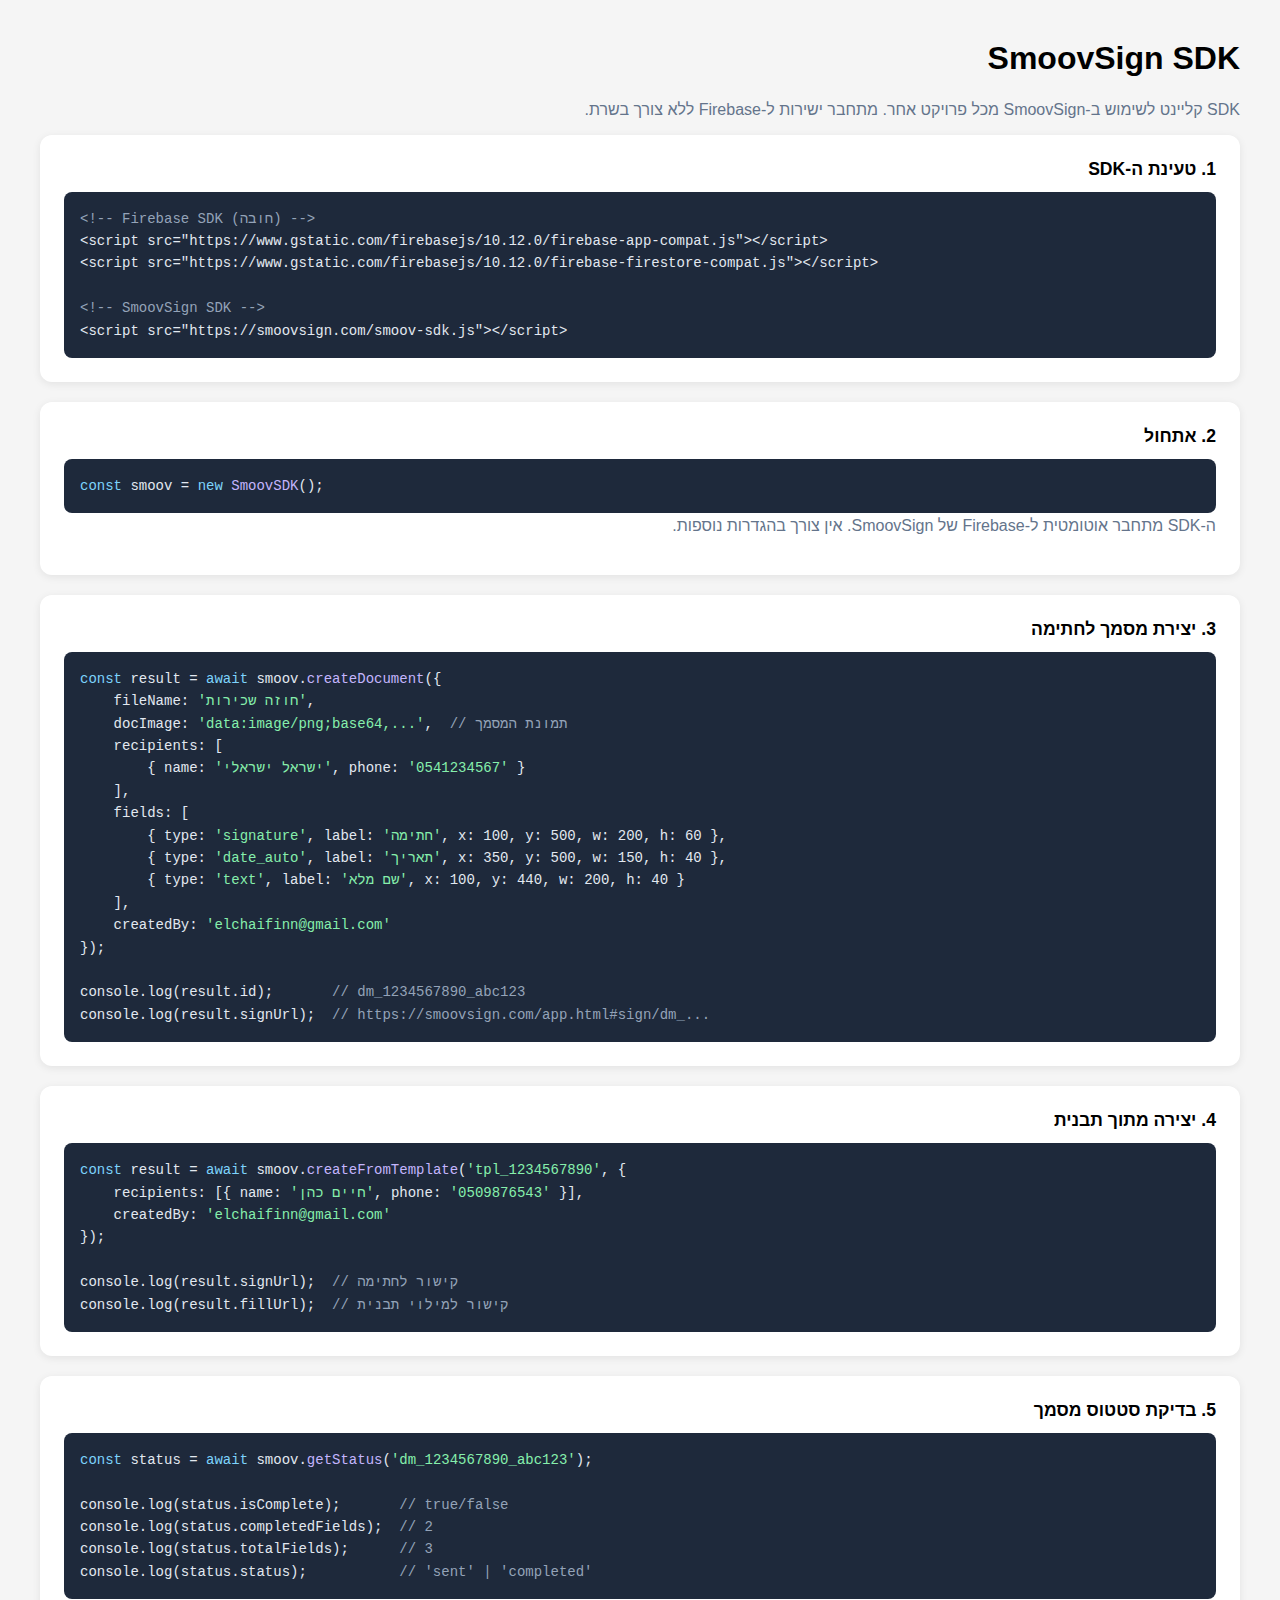
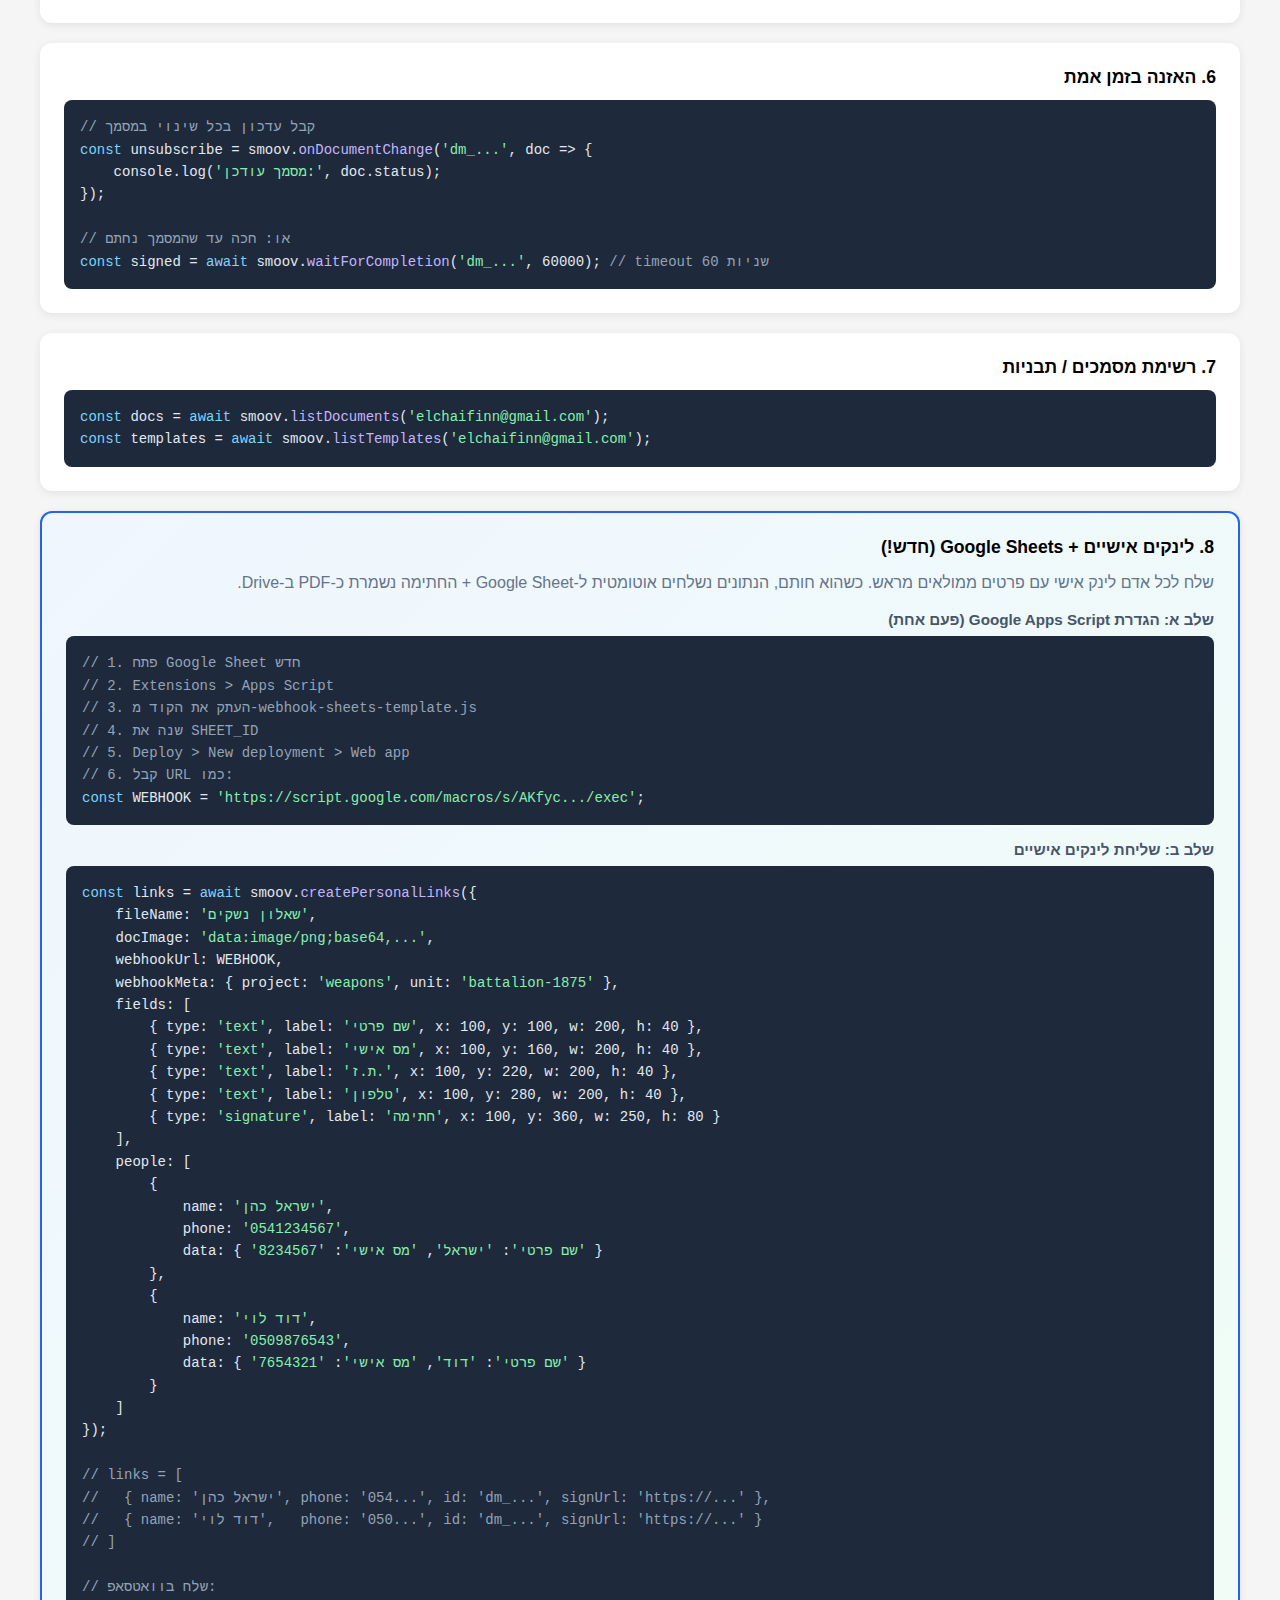
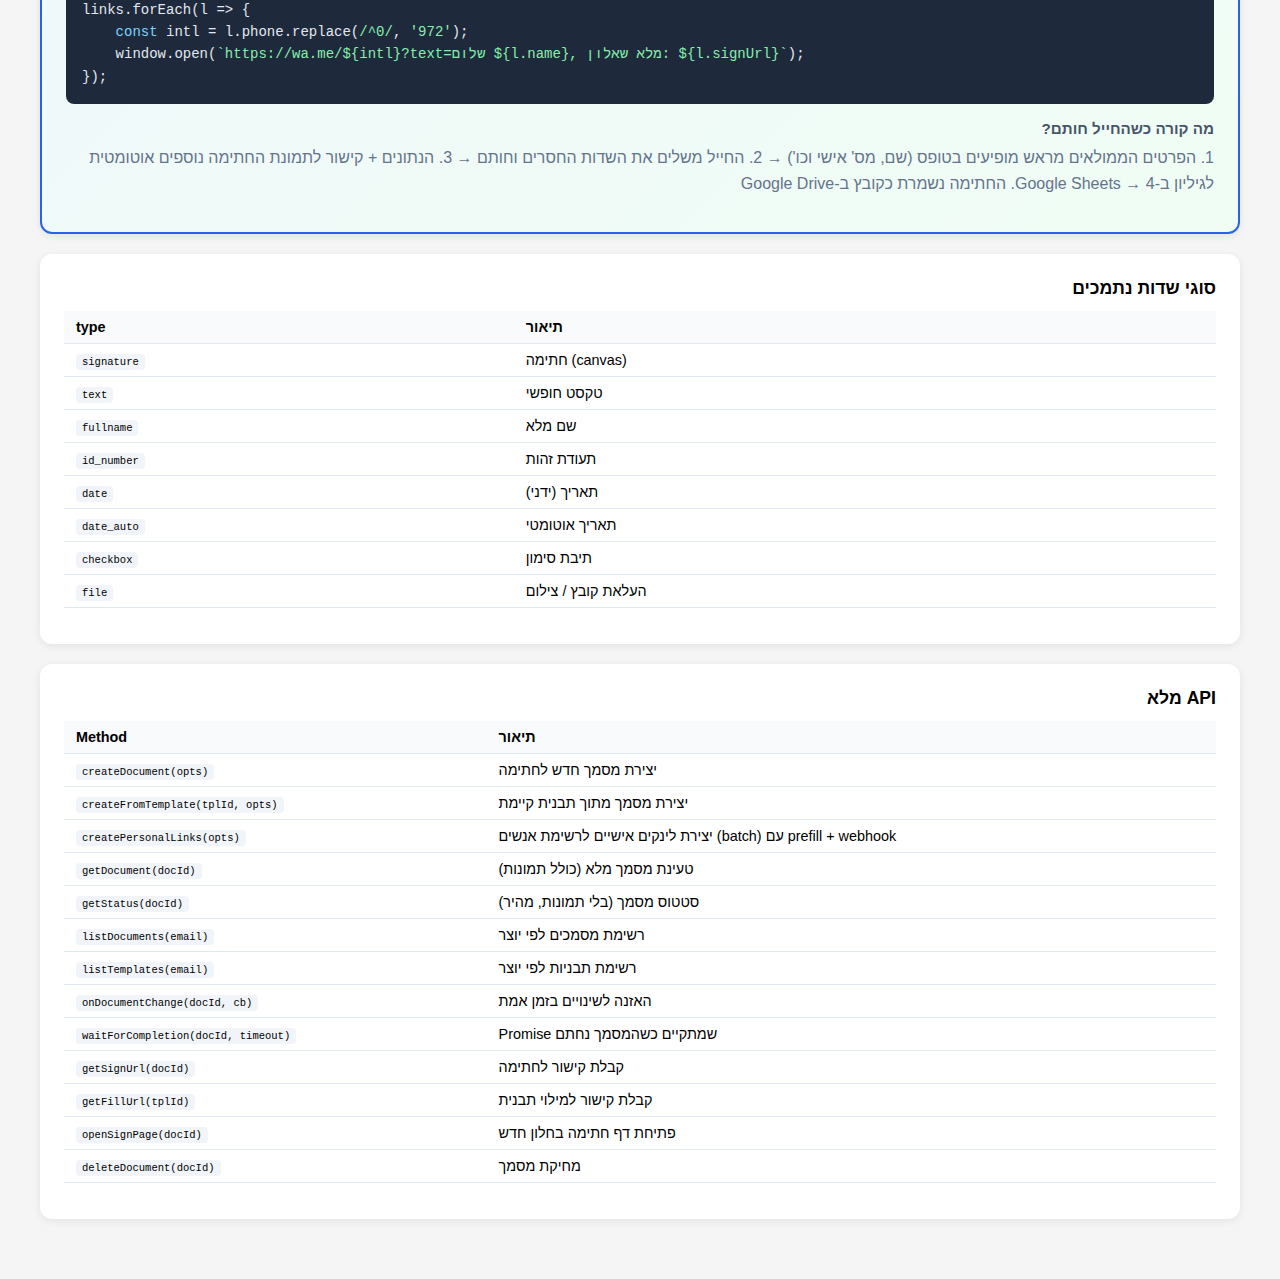
<file: sdk-example.html>
<!DOCTYPE html>
<html lang="he" dir="rtl">
<head>
    <meta charset="UTF-8">
    <meta name="viewport" content="width=device-width, initial-scale=1.0">
    <title>SmoovSign SDK - דוגמת שימוש</title>
    <style>
        * { box-sizing: border-box; margin: 0; padding: 0; }
        body { font-family: 'Segoe UI', Tahoma, sans-serif; background: #f5f5f5; padding: 40px; direction: rtl; }
        h1 { margin-bottom: 20px; }
        .card { background: white; border-radius: 12px; padding: 24px; margin-bottom: 20px; box-shadow: 0 2px 8px rgba(0,0,0,0.08); }
        pre { background: #1e293b; color: #e2e8f0; padding: 16px; border-radius: 8px; overflow-x: auto; direction: ltr; text-align: left; font-size: 14px; line-height: 1.6; }
        .keyword { color: #7dd3fc; }
        .string { color: #86efac; }
        .comment { color: #94a3b8; }
        .fn { color: #c4b5fd; }
        h2 { margin-bottom: 12px; font-size: 1.1em; }
        h3 { margin: 16px 0 8px; font-size: 0.95em; color: #475569; }
        p { color: #64748b; margin-bottom: 12px; line-height: 1.6; }
        code { background: #f1f5f9; padding: 2px 6px; border-radius: 4px; font-size: 0.9em; direction: ltr; }
        table { width: 100%; border-collapse: collapse; margin: 12px 0; direction: ltr; text-align: left; }
        th, td { padding: 8px 12px; border-bottom: 1px solid #e2e8f0; font-size: 0.9em; }
        th { background: #f8fafc; font-weight: 600; }
    </style>
</head>
<body>
    <h1>SmoovSign SDK</h1>
    <p>SDK קליינט לשימוש ב-SmoovSign מכל פרויקט אחר. מתחבר ישירות ל-Firebase ללא צורך בשרת.</p>

    <div class="card">
        <h2>1. טעינת ה-SDK</h2>
        <pre><span class="comment">&lt;!-- Firebase SDK (חובה) --&gt;</span>
&lt;script src="https://www.gstatic.com/firebasejs/10.12.0/firebase-app-compat.js"&gt;&lt;/script&gt;
&lt;script src="https://www.gstatic.com/firebasejs/10.12.0/firebase-firestore-compat.js"&gt;&lt;/script&gt;

<span class="comment">&lt;!-- SmoovSign SDK --&gt;</span>
&lt;script src="https://smoovsign.com/smoov-sdk.js"&gt;&lt;/script&gt;</pre>
    </div>

    <div class="card">
        <h2>2. אתחול</h2>
        <pre><span class="keyword">const</span> smoov = <span class="keyword">new</span> <span class="fn">SmoovSDK</span>();</pre>
        <p>ה-SDK מתחבר אוטומטית ל-Firebase של SmoovSign. אין צורך בהגדרות נוספות.</p>
    </div>

    <div class="card">
        <h2>3. יצירת מסמך לחתימה</h2>
        <pre><span class="keyword">const</span> result = <span class="keyword">await</span> smoov.<span class="fn">createDocument</span>({
    fileName: <span class="string">'חוזה שכירות'</span>,
    docImage: <span class="string">'data:image/png;base64,...'</span>,  <span class="comment">// תמונת המסמך</span>
    recipients: [
        { name: <span class="string">'ישראל ישראלי'</span>, phone: <span class="string">'0541234567'</span> }
    ],
    fields: [
        { type: <span class="string">'signature'</span>, label: <span class="string">'חתימה'</span>, x: 100, y: 500, w: 200, h: 60 },
        { type: <span class="string">'date_auto'</span>, label: <span class="string">'תאריך'</span>, x: 350, y: 500, w: 150, h: 40 },
        { type: <span class="string">'text'</span>, label: <span class="string">'שם מלא'</span>, x: 100, y: 440, w: 200, h: 40 }
    ],
    createdBy: <span class="string">'elchaifinn@gmail.com'</span>
});

console.log(result.id);       <span class="comment">// dm_1234567890_abc123</span>
console.log(result.signUrl);  <span class="comment">// https://smoovsign.com/app.html#sign/dm_...</span></pre>
    </div>

    <div class="card">
        <h2>4. יצירה מתוך תבנית</h2>
        <pre><span class="keyword">const</span> result = <span class="keyword">await</span> smoov.<span class="fn">createFromTemplate</span>(<span class="string">'tpl_1234567890'</span>, {
    recipients: [{ name: <span class="string">'חיים כהן'</span>, phone: <span class="string">'0509876543'</span> }],
    createdBy: <span class="string">'elchaifinn@gmail.com'</span>
});

console.log(result.signUrl);  <span class="comment">// קישור לחתימה</span>
console.log(result.fillUrl);  <span class="comment">// קישור למילוי תבנית</span></pre>
    </div>

    <div class="card">
        <h2>5. בדיקת סטטוס מסמך</h2>
        <pre><span class="keyword">const</span> status = <span class="keyword">await</span> smoov.<span class="fn">getStatus</span>(<span class="string">'dm_1234567890_abc123'</span>);

console.log(status.isComplete);       <span class="comment">// true/false</span>
console.log(status.completedFields);  <span class="comment">// 2</span>
console.log(status.totalFields);      <span class="comment">// 3</span>
console.log(status.status);           <span class="comment">// 'sent' | 'completed'</span></pre>
    </div>

    <div class="card">
        <h2>6. האזנה בזמן אמת</h2>
        <pre><span class="comment">// קבל עדכון בכל שינוי במסמך</span>
<span class="keyword">const</span> unsubscribe = smoov.<span class="fn">onDocumentChange</span>(<span class="string">'dm_...'</span>, doc => {
    console.log(<span class="string">'מסמך עודכן:'</span>, doc.status);
});

<span class="comment">// או: חכה עד שהמסמך נחתם</span>
<span class="keyword">const</span> signed = <span class="keyword">await</span> smoov.<span class="fn">waitForCompletion</span>(<span class="string">'dm_...'</span>, 60000); <span class="comment">// timeout 60 שניות</span></pre>
    </div>

    <div class="card">
        <h2>7. רשימת מסמכים / תבניות</h2>
        <pre><span class="keyword">const</span> docs = <span class="keyword">await</span> smoov.<span class="fn">listDocuments</span>(<span class="string">'elchaifinn@gmail.com'</span>);
<span class="keyword">const</span> templates = <span class="keyword">await</span> smoov.<span class="fn">listTemplates</span>(<span class="string">'elchaifinn@gmail.com'</span>);</pre>
    </div>

    <div class="card" style="border: 2px solid #2563eb; background: linear-gradient(135deg, #eff6ff, #f0fdf4);">
        <h2>8. לינקים אישיים + Google Sheets (חדש!)</h2>
        <p>שלח לכל אדם לינק אישי עם פרטים ממולאים מראש. כשהוא חותם, הנתונים נשלחים אוטומטית ל-Google Sheet + החתימה נשמרת כ-PDF ב-Drive.</p>
        <h3>שלב א: הגדרת Google Apps Script (פעם אחת)</h3>
        <pre><span class="comment">// 1. פתח Google Sheet חדש</span>
<span class="comment">// 2. Extensions > Apps Script</span>
<span class="comment">// 3. העתק את הקוד מ-webhook-sheets-template.js</span>
<span class="comment">// 4. שנה את SHEET_ID</span>
<span class="comment">// 5. Deploy > New deployment > Web app</span>
<span class="comment">// 6. קבל URL כמו:</span>
<span class="keyword">const</span> WEBHOOK = <span class="string">'https://script.google.com/macros/s/AKfyc.../exec'</span>;</pre>

        <h3>שלב ב: שליחת לינקים אישיים</h3>
        <pre><span class="keyword">const</span> links = <span class="keyword">await</span> smoov.<span class="fn">createPersonalLinks</span>({
    fileName: <span class="string">'שאלון נשקים'</span>,
    docImage: <span class="string">'data:image/png;base64,...'</span>,
    webhookUrl: WEBHOOK,
    webhookMeta: { project: <span class="string">'weapons'</span>, unit: <span class="string">'battalion-1875'</span> },
    fields: [
        { type: <span class="string">'text'</span>, label: <span class="string">'שם פרטי'</span>, x: 100, y: 100, w: 200, h: 40 },
        { type: <span class="string">'text'</span>, label: <span class="string">'מס אישי'</span>, x: 100, y: 160, w: 200, h: 40 },
        { type: <span class="string">'text'</span>, label: <span class="string">'ת.ז.'</span>, x: 100, y: 220, w: 200, h: 40 },
        { type: <span class="string">'text'</span>, label: <span class="string">'טלפון'</span>, x: 100, y: 280, w: 200, h: 40 },
        { type: <span class="string">'signature'</span>, label: <span class="string">'חתימה'</span>, x: 100, y: 360, w: 250, h: 80 }
    ],
    people: [
        {
            name: <span class="string">'ישראל כהן'</span>,
            phone: <span class="string">'0541234567'</span>,
            data: { <span class="string">'שם פרטי'</span>: <span class="string">'ישראל'</span>, <span class="string">'מס אישי'</span>: <span class="string">'8234567'</span> }
        },
        {
            name: <span class="string">'דוד לוי'</span>,
            phone: <span class="string">'0509876543'</span>,
            data: { <span class="string">'שם פרטי'</span>: <span class="string">'דוד'</span>, <span class="string">'מס אישי'</span>: <span class="string">'7654321'</span> }
        }
    ]
});

<span class="comment">// links = [</span>
<span class="comment">//   { name: 'ישראל כהן', phone: '054...', id: 'dm_...', signUrl: 'https://...' },</span>
<span class="comment">//   { name: 'דוד לוי',   phone: '050...', id: 'dm_...', signUrl: 'https://...' }</span>
<span class="comment">// ]</span>

<span class="comment">// שלח בוואטסאפ:</span>
links.forEach(l => {
    <span class="keyword">const</span> intl = l.phone.replace(<span class="string">/^0/</span>, <span class="string">'972'</span>);
    window.open(<span class="string">`https://wa.me/${intl}?text=שלום ${l.name}, מלא שאלון: ${l.signUrl}`</span>);
});</pre>

        <h3>מה קורה כשהחייל חותם?</h3>
        <p>1. הפרטים הממולאים מראש מופיעים בטופס (שם, מס' אישי וכו') &rarr; 2. החייל משלים את השדות החסרים וחותם &rarr; 3. הנתונים + קישור לתמונת החתימה נוספים אוטומטית לגיליון ב-Google Sheets &rarr; 4. החתימה נשמרת כקובץ ב-Google Drive</p>
    </div>

    <div class="card">
        <h2>סוגי שדות נתמכים</h2>
        <table>
            <tr><th>type</th><th>תיאור</th></tr>
            <tr><td><code>signature</code></td><td>חתימה (canvas)</td></tr>
            <tr><td><code>text</code></td><td>טקסט חופשי</td></tr>
            <tr><td><code>fullname</code></td><td>שם מלא</td></tr>
            <tr><td><code>id_number</code></td><td>תעודת זהות</td></tr>
            <tr><td><code>date</code></td><td>תאריך (ידני)</td></tr>
            <tr><td><code>date_auto</code></td><td>תאריך אוטומטי</td></tr>
            <tr><td><code>checkbox</code></td><td>תיבת סימון</td></tr>
            <tr><td><code>file</code></td><td>העלאת קובץ / צילום</td></tr>
        </table>
    </div>

    <div class="card">
        <h2>API מלא</h2>
        <table>
            <tr><th>Method</th><th>תיאור</th></tr>
            <tr><td><code>createDocument(opts)</code></td><td>יצירת מסמך חדש לחתימה</td></tr>
            <tr><td><code>createFromTemplate(tplId, opts)</code></td><td>יצירת מסמך מתוך תבנית קיימת</td></tr>
            <tr><td><code>createPersonalLinks(opts)</code></td><td>יצירת לינקים אישיים לרשימת אנשים (batch) עם prefill + webhook</td></tr>
            <tr><td><code>getDocument(docId)</code></td><td>טעינת מסמך מלא (כולל תמונות)</td></tr>
            <tr><td><code>getStatus(docId)</code></td><td>סטטוס מסמך (בלי תמונות, מהיר)</td></tr>
            <tr><td><code>listDocuments(email)</code></td><td>רשימת מסמכים לפי יוצר</td></tr>
            <tr><td><code>listTemplates(email)</code></td><td>רשימת תבניות לפי יוצר</td></tr>
            <tr><td><code>onDocumentChange(docId, cb)</code></td><td>האזנה לשינויים בזמן אמת</td></tr>
            <tr><td><code>waitForCompletion(docId, timeout)</code></td><td>Promise שמתקיים כשהמסמך נחתם</td></tr>
            <tr><td><code>getSignUrl(docId)</code></td><td>קבלת קישור לחתימה</td></tr>
            <tr><td><code>getFillUrl(tplId)</code></td><td>קבלת קישור למילוי תבנית</td></tr>
            <tr><td><code>openSignPage(docId)</code></td><td>פתיחת דף חתימה בחלון חדש</td></tr>
            <tr><td><code>deleteDocument(docId)</code></td><td>מחיקת מסמך</td></tr>
        </table>
    </div>
</body>
</html>
</file>
